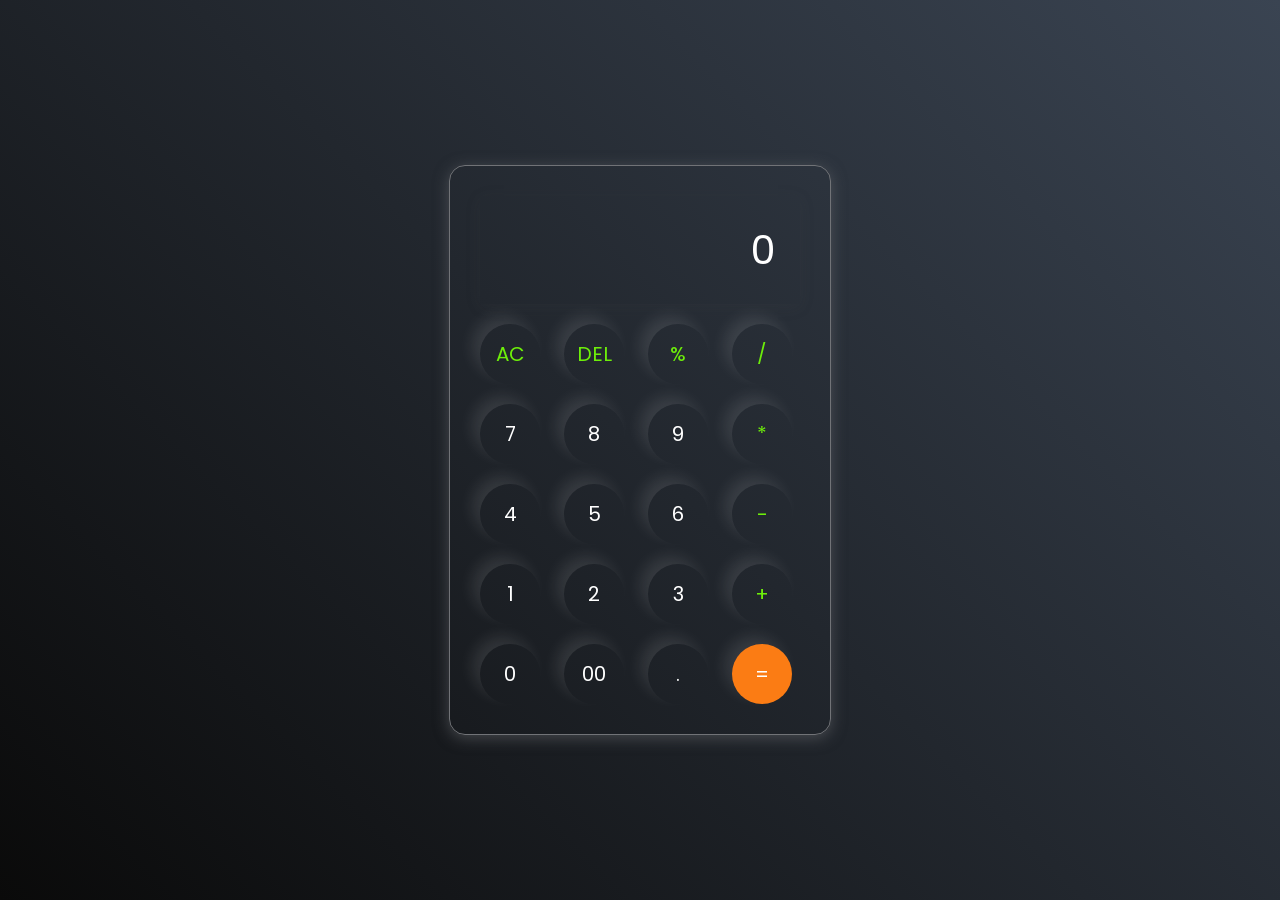
<file: calculator/index.html>
<!DOCTYPE html>
<html lang="en">

<head>
    <meta charset="UTF-8">
    <meta name="viewport" content="width=device-width, initial-scale=1.0">
    <title>Calculator</title>
    <link rel="stylesheet" href="style.css">
</head>

<body>
    <div class="calculator">
        <input type="text" placeholder="0" id="inputbox">
        <div>
            <button class="operator">AC</button>
            <button class="operator">DEL</button>
            <button class="operator">%</button>
            <button class="operator">/</button>
        </div>

        <div>
            <button>7</button>
            <button>8</button>
            <button>9</button>
            <button class="operator">*</button>
        </div>

        <div>
            <button>4</button>
            <button>5</button>
            <button>6</button>
            <button class="operator">-</button>
        </div>

        <div>
            <button>1</button>
            <button>2</button>
            <button>3</button>
            <button class="operator">+</button>
        </div>

        <div>
            <button>0</button>
            <button>00</button>
            <button>.</button>
            <button class="equalBtn">=</button>
        </div>
    </div>
    <script src="script.js"></script>
</body>

</html>
</file>
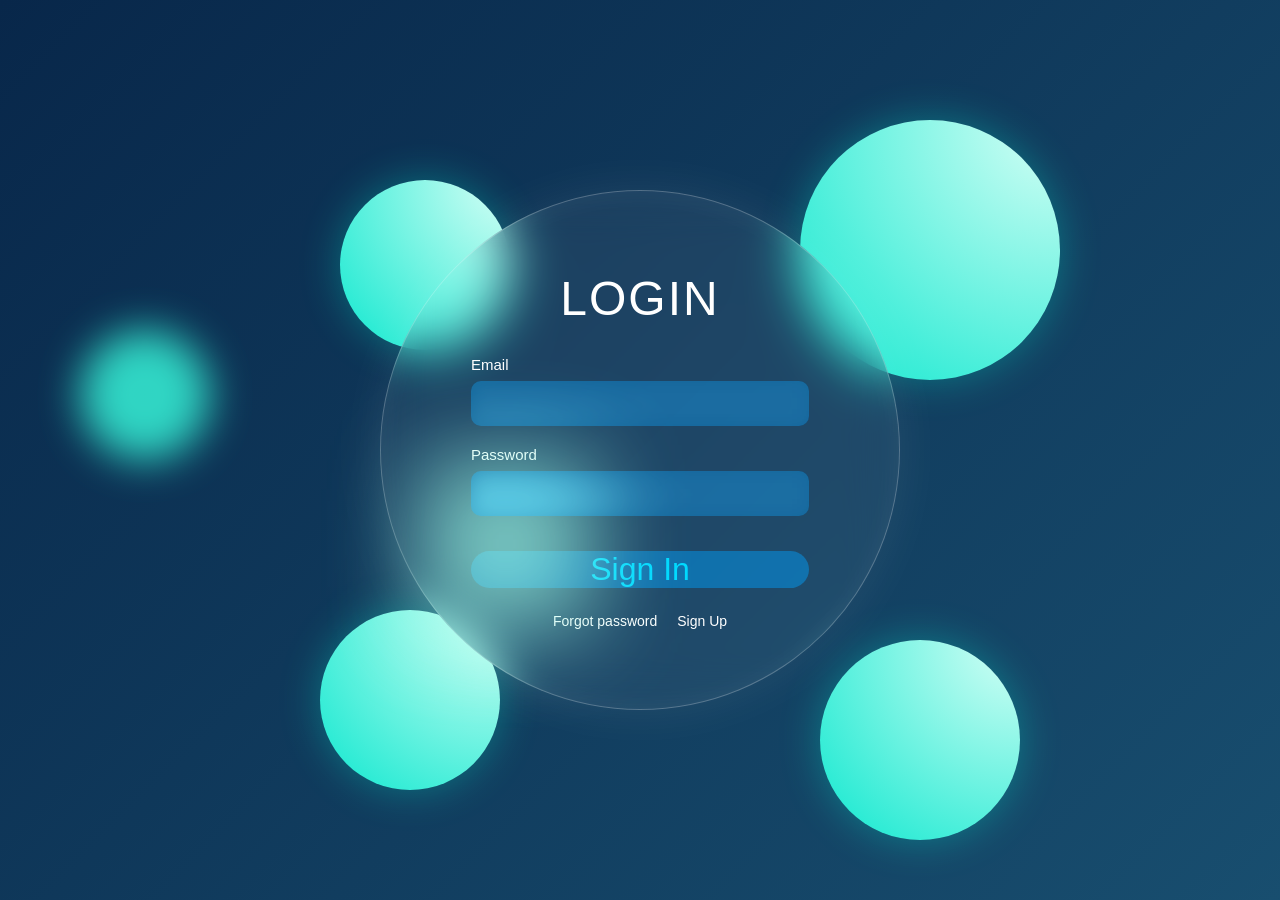
<file: LoginPage_03/index.html>
<!DOCTYPE html>
<html lang="en">
<head>
    <meta charset="UTF-8">
    <meta name="viewport" content="width=device-width, initial-scale=1.0">
    <title>LoginPage</title>
    <link rel="stylesheet" href="style.css">
</head>
<body>
    <!-- Background-->
     <div class="circle c1"></div>
     <div class="circle c2"></div>
     <div class="circle c3"></div>
     <div class="circle c4"></div>
     <div class="blur-circle"></div>
     <!-- Login Card-->
      <div class="login-container">
        <h1>LOGIN</h1>
        <div class="input-group">
            <label>Email</label>
            <input type="email">
        </div>
        <div class="input-group">
            <label>Password</label>
            <input type="password">
        </div>
        <button>Sign In</button>
        <div class="links">
            <a href="#">Forgot password</a>
            <a href="#">Sign Up</a>
        </div>
      </div>
</body>
</html>
</file>
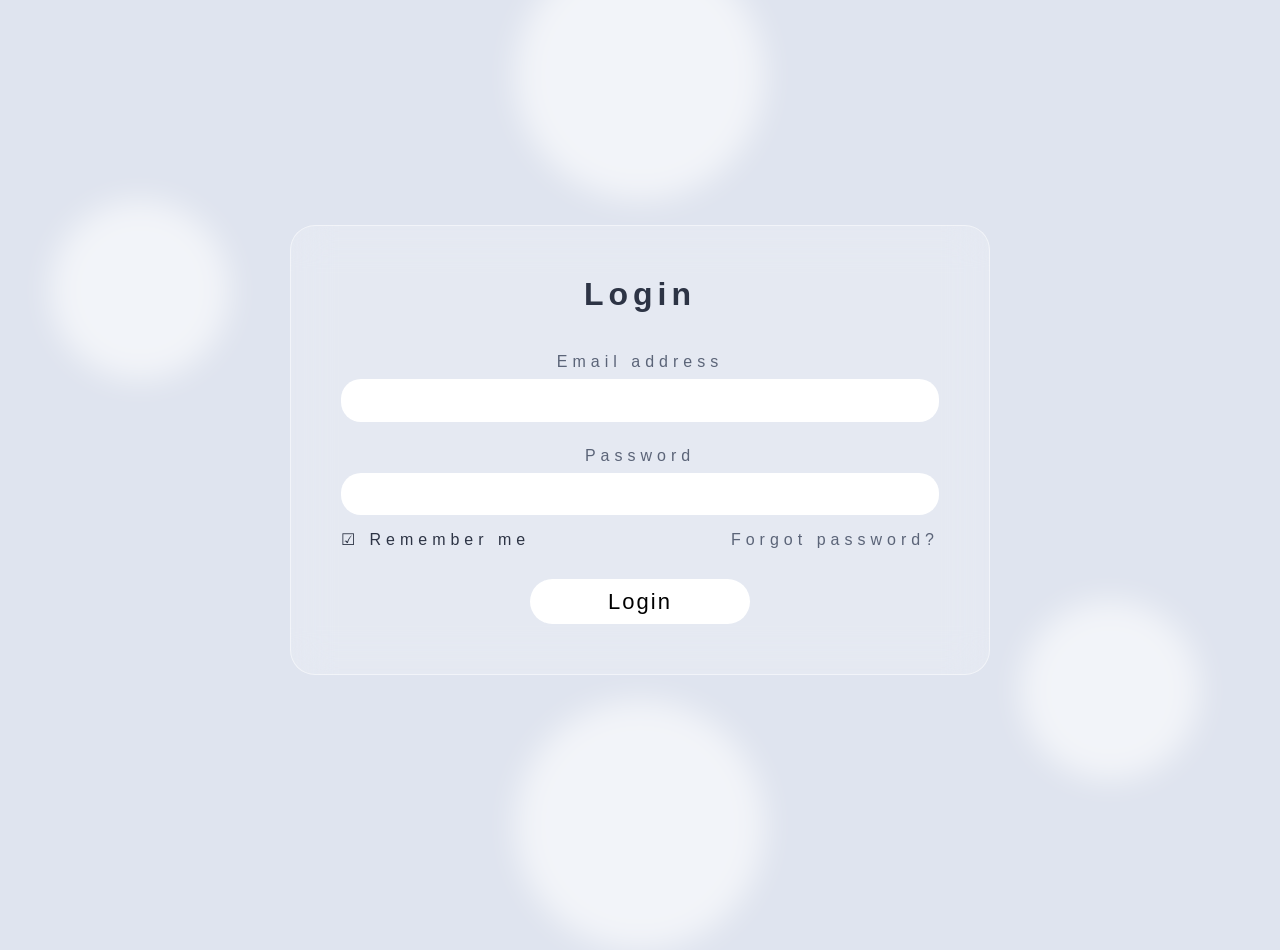
<file: Loginpage_1/index.html>
<!DOCTYPE html>
<html lang="en">
<head>
    <meta charset="UTF-8">
    <meta name="viewport" content="width=device-width, initial-scale=1.0">
    <title>LoginPage</title>
    <link rel="stylesheet" href="style.css">
</head>
<body>
    <div class="circle one"></div>
    <div class="circle two"></div>
    <div class="circle three"></div>
    <div class="circle four"></div>
    <div class="container">
        <h1>Login</h1>
        <label>Email address</label>
        <input type="email">
        <label>Password</label>
        <input type="password">
        <div class="options">
            <span>☑ Remember me</span>
            <a href="#">Forgot password?</a>
        </div>
        <button type="submit">Login</button>
    </div>
</body>
</html>
</file>
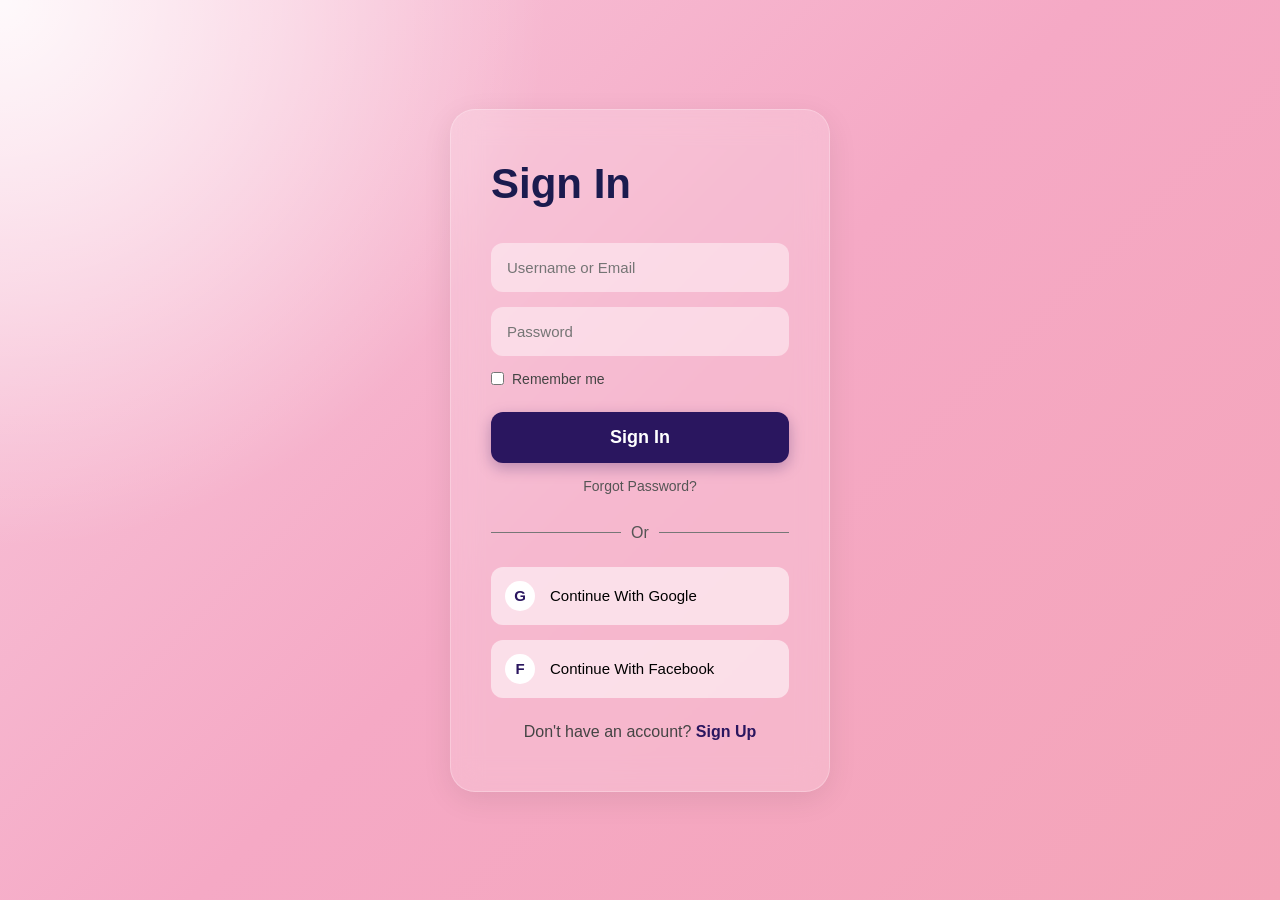
<file: Loginpage_2/index.html>
<!DOCTYPE html>
<html lang="en">
<head>
    <meta charset="UTF-8">
    <meta name="viewport" content="width=device-width, initial-scale=1.0">
    <title>Glass Login Page</title>
    <link rel="stylesheet" href="style.css">
</head>
<body>

    <div class="login-card">

        <h1>Sign In</h1>

        <input type="text" placeholder="Username or Email">
        <input type="password" placeholder="Password">

        <div class="remember">
            <input type="checkbox" id="remember">
            <label for="remember">Remember me</label>
        </div>

        <button class="signin-btn">Sign In</button>

        <a href="#" class="forgot">Forgot Password?</a>

        <div class="or-section">
            <div class="line"></div>
            <span>Or</span>
            <div class="line"></div>
        </div>

        <button class="social-btn">
            <span class="icon">G</span>
            Continue With Google
        </button>

        <button class="social-btn">
            <span class="icon">F</span>
            Continue With Facebook
        </button>

        <p class="signup">
            Don't have an account?
            <a href="#">Sign Up</a>
        </p>

    </div>

</body>
</html>
</file>
<file: calculator/style.css>
@import url('https://fonts.googleapis.com/css2?family=Poppins:ital,wght@0,100;0,200;0,300;0,400;0,500;0,600;0,700;0,800;0,900;1,100;1,200;1,300;1,400;1,500;1,600;1,700;1,800;1,900&display=swap');
*{
    margin: 0;
    padding: 0;
    box-sizing: border-box;
    font-family: "Poppins", sans-serif;
}
body{
    width: 100%;
    height: 100vh;
    display: flex;
    align-items: center;
    justify-content: center;
    background: linear-gradient(45deg,#0a0a0a,#3a4452);
}
.calculator{
    border: 1px solid #717377;
    padding: 20px;
    border-radius: 16px;
    background-color: transparent;
    box-shadow: 0 3px 15px rgba(113, 115, 119, 0.5);
}
input{
    width: 320px;
    border: none;
    padding: 24px;
    margin: 10px;
    background: transparent;
    box-shadow:0px 3px 15px rgba(84,84,84,0.1);
    font-size: 40px;
    text-align: right;
    cursor: pointer;
    color: #ffffff;
}
input::placeholder{
    color: #ffffff;
}
button{
    border: none;
    width: 60px;
    height:60px;
    margin: 10px;
    border-radius: 50%;
    background: transparent;
    color: #ffffff;
    font-size: 20px;
    box-shadow: -8px -8px 15px rgba(255,255,255,0.1);
    cursor: pointer;
}
.equalBtn{
    background-color: #fb7c14;
}
.operator{
    color: #6dee0a;
}
</file>
<file: LoginPage_03/style.css>
*{
    margin:0;
    padding:0;
    box-sizing:border-box;
    font-family:Arial, Helvetica, sans-serif;
}

body{
    height:100vh;
    display:flex;
    justify-content:center;
    align-items:center;
    overflow:hidden;

    background: linear-gradient(
        135deg,
        #08274a,
        #184e6f
    );

    position:relative;
}

/* Glowing Circles */

.circle{
    position:absolute;
    border-radius:50%;
    background: radial-gradient(
        circle at top right,
        #d9fff6,
        #0ee8cf
    );
    box-shadow:0 0 40px rgba(0,255,220,.3);
}

.c1{
    width:260px;
    height:260px;
    top:120px;
    right:220px;
}

.c2{
    width:170px;
    height:170px;
    top:180px;
    left:340px;
}

.c3{
    width:180px;
    height:180px;
    bottom:110px;
    left:320px;
}

.c4{
    width:200px;
    height:200px;
    bottom:60px;
    right:260px;
}

/* Blurred Glow */

.blur-circle{
    position:absolute;
    width:130px;
    height:130px;
    left:80px;
    top:330px;
    border-radius:50%;
    background:#39ffe0;
    filter:blur(20px);
    opacity:.8;
}

/* Glass Card */

.login-container{
    width:520px;
    height:520px;
    border-radius:50%;

    backdrop-filter: blur(25px);
    -webkit-backdrop-filter: blur(25px);

    background: rgba(255,255,255,0.06);

    border:1px solid rgba(255,255,255,0.25);

    display:flex;
    flex-direction:column;
    justify-content:center;

    padding:90px;
    z-index:10;

    position:relative;

    box-shadow:
    0 0 50px rgba(255,255,255,.08),
    inset 0 0 30px rgba(255,255,255,.05);
}

/* Inner Glow */

.login-container::before{
    content:"";
    position:absolute;

    width:170px;
    height:170px;

    background:#9fffe9;
    filter:blur(45px);

    left:40px;
    bottom:80px;

    opacity:.7;
}

h1{
    color:white;
    text-align:center;
    margin-bottom:30px;
    font-size:48px;
    font-weight:300;
    letter-spacing:2px;
}

.input-group{
    display:flex;
    flex-direction:column;
    margin-bottom:20px;
}

.input-group label{
    color:white;
    margin-bottom:8px;
    font-size:15px;
}

.input-group input{
    height:45px;
    border:none;
    outline:none;
    border-radius:10px;

    background:rgba(0,162,255,.35);

    color:white;
    padding:0 15px;

    backdrop-filter:blur(10px);
}

button{
    margin-top:15px;
    height:55px;
    border:none;
    border-radius:30px;

    background:rgba(0,162,255,.45);

    color:#00d9ff;
    font-size:32px;

    cursor:pointer;

    transition:.3s;
}

button:hover{
    transform:scale(1.05);

    box-shadow:
    0 0 25px rgba(0,217,255,.5);
}

.links{
    display:flex;
    justify-content:center;
    gap:20px;
    margin-top:25px;
}

.links a{
    color:white;
    text-decoration:none;
    font-size:14px;
}

.links a:hover{
    color:#00e5ff;
}

/* Mobile */

@media(max-width:768px){

    .login-container{
        width:350px;
        height:350px;
        padding:50px;
    }

    h1{
        font-size:32px;
    }

    button{
        font-size:24px;
    }

    .c1,.c2,.c3,.c4{
        transform:scale(.7);
    }
}
</file>
<file: Loginpage_1/style.css>
*{
    margin: 0;
    padding: 0;
    box-sizing: border-box;
    font-family: Arial, sans-serif;
}
body{
    height: 100vh;
    display: flex;
    justify-content: center;
    text-align: center;
    align-items: center;
    background: #dfe4ef;
    overflow: hidden;
    position: relative;
}
.circle{
    position: absolute;
    border-radius: 50%;
    background-color: rgba(255,255,255,0.6);
    filter: blur(15px);
}
.one{
    width: 180px;
    height: 180px;
    left: 50px;
    top: 200px;
}
.two{
    width: 250px;
    height: 250px;
    top: -50px;
}
.three{
    width: 180px;
    height: 180px;
    right: 80px;
    bottom: 120px;
}
.four{
    width: 250px;
    height: 250px;
    bottom: -50px;
}
.container{
    height: 450px;
    width: 700px;
    padding: 50px;
    border-radius: 25px;
    letter-spacing: 5px;
    color: #2d3445;
    background:rgba(255,255,255,0.2);
    backdrop-filter: blur(20px);
    border: 1px solid rgba(255,255,255,0.5);
    display: flex;
    flex-direction: column;
}
h1{
    text-align: center;
    margin-bottom: 30px;
    letter-spacing: 5px;
    color: #2d3445;
}
label{
    margin: 10px 0 8px;
    color: #5b6478;
}
input{
    height: 45px;
    border:none;
    border-radius: 20px;
    padding: 10px;
    margin-bottom: 15px;
    outline: none;
}
.options {
    display: flex;
    justify-content: space-between;
    margin-bottom: 30px;
    align-items: center;
}
.options a{
    text-decoration: none;
    color: #5b6478;
}
button{
    width: 220px;
    height: 50px;
    margin: auto;
    border: none;
    border-radius: 30px;
    font-size: 22px;
    letter-spacing: 2px;
    cursor: pointer;
    background: white;
}
</file>
<file: Loginpage_2/style.css>
*{
    margin:0;
    padding:0;
    box-sizing:border-box;
    font-family:'Segoe UI', sans-serif;
}

body{
    min-height:100vh;
    display:flex;
    justify-content:center;
    align-items:center;
    background:
    radial-gradient(
        circle at top left,
        rgba(255,255,255,0.9),
        transparent 35%
    ),
    linear-gradient(
        135deg,
        #f8c8dc,
        #f5a9c5,
        #f4a4b8
    );
}

.login-card{
    width:380px;
    padding:50px 40px;
    background:rgba(255,255,255,0.18);
    border:1px solid rgba(255,255,255,0.25);
    border-radius:25px;
    backdrop-filter:blur(15px);
    -webkit-backdrop-filter:blur(15px);
    box-shadow:0 8px 30px rgba(0,0,0,0.08);
}

.login-card h1{
    color:#1b1b4f;
    font-size:42px;
    margin-bottom:35px;
}

.login-card input[type="text"],
.login-card input[type="password"]{
    width:100%;
    padding:16px;
    border:none;
    border-radius:12px;
    margin-bottom:15px;
    background:rgba(255,255,255,0.45);
    outline:none;
    font-size:15px;
}

.remember{
    display:flex;
    align-items:center;
    gap:8px;
    margin-bottom:25px;
    color:#444;
    font-size:14px;
}

.signin-btn{
    width:100%;
    padding:15px;
    border:none;
    border-radius:12px;
    background:#2a165f;
    color:white;
    font-size:18px;
    font-weight:600;
    cursor:pointer;
    box-shadow:0 5px 15px rgba(42,22,95,0.3);
    transition:0.3s;
}

.signin-btn:hover{
    transform:translateY(-3px);
}

.forgot{
    display:block;
    text-align:center;
    margin:15px 0 30px;
    text-decoration:none;
    color:#555;
    font-size:14px;
}

.or-section{
    display:flex;
    align-items:center;
    gap:10px;
    margin-bottom:25px;
}

.line{
    flex:1;
    height:1px;
    background:#777;
}

.or-section span{
    color:#555;
}

.social-btn{
    width:100%;
    padding:14px;
    border:none;
    border-radius:12px;
    background:rgba(255,255,255,0.55);
    margin-bottom:15px;
    display:flex;
    align-items:center;
    gap:15px;
    cursor:pointer;
    font-size:15px;
    transition:0.3s;
}

.social-btn:hover{
    transform:scale(1.02);
}

.icon{
    width:30px;
    height:30px;
    border-radius:50%;
    background:white;
    display:flex;
    justify-content:center;
    align-items:center;
    font-weight:bold;
    color:#2a165f;
}

.signup{
    text-align:center;
    margin-top:25px;
    color:#444;
}

.signup a{
    color:#2a165f;
    text-decoration:none;
    font-weight:600;
}
</file>
